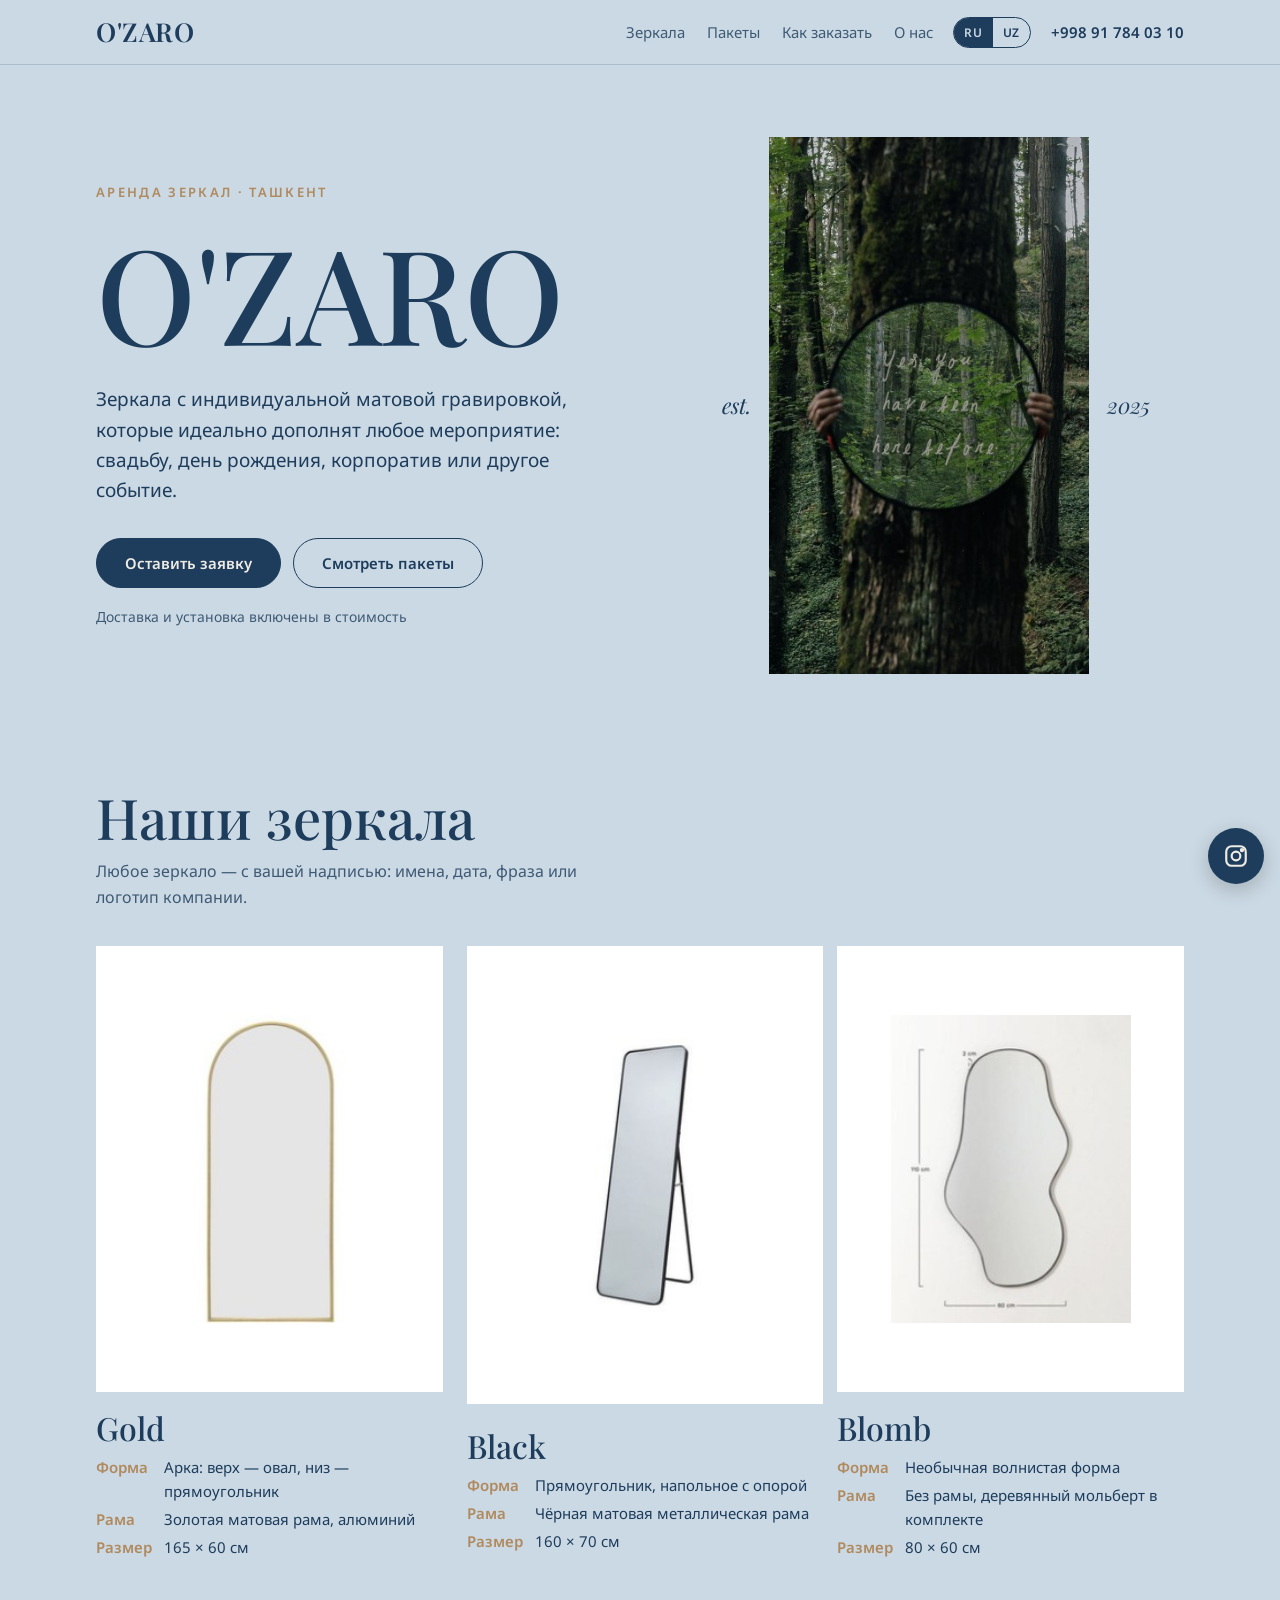
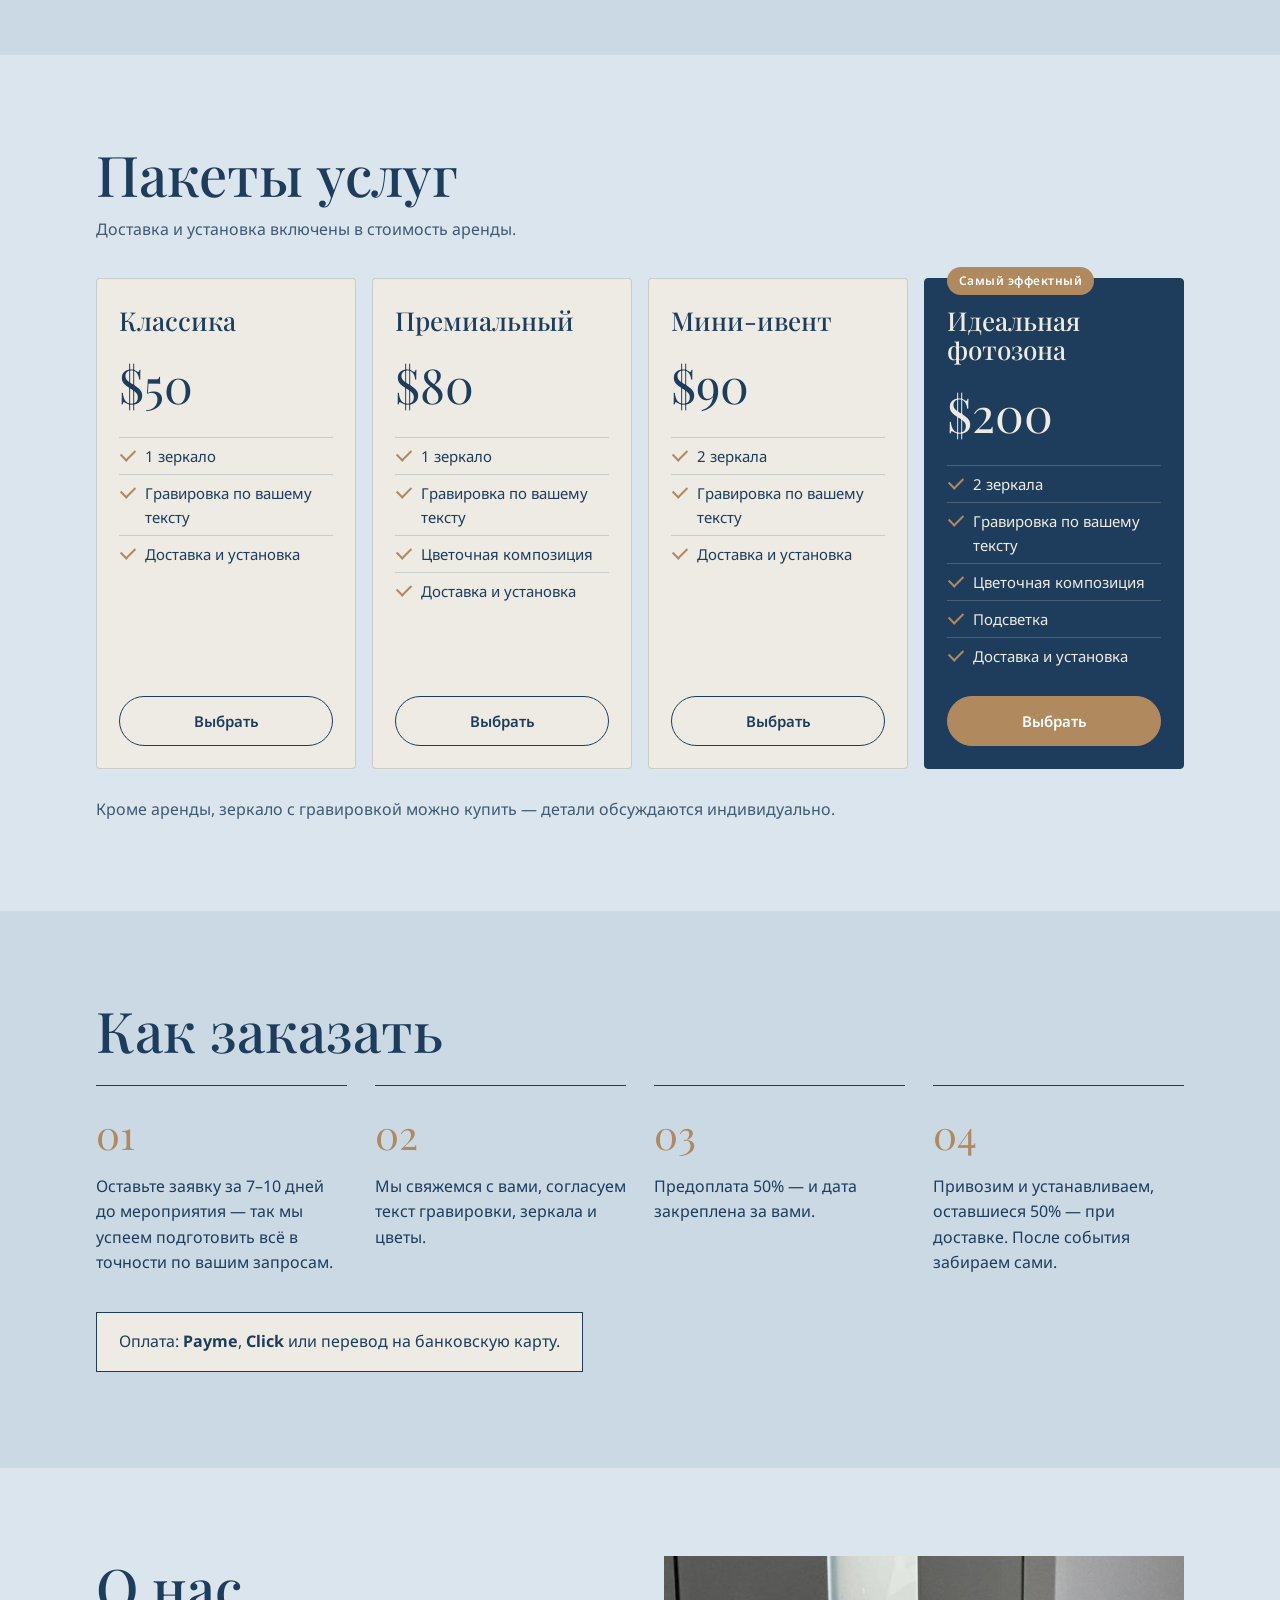
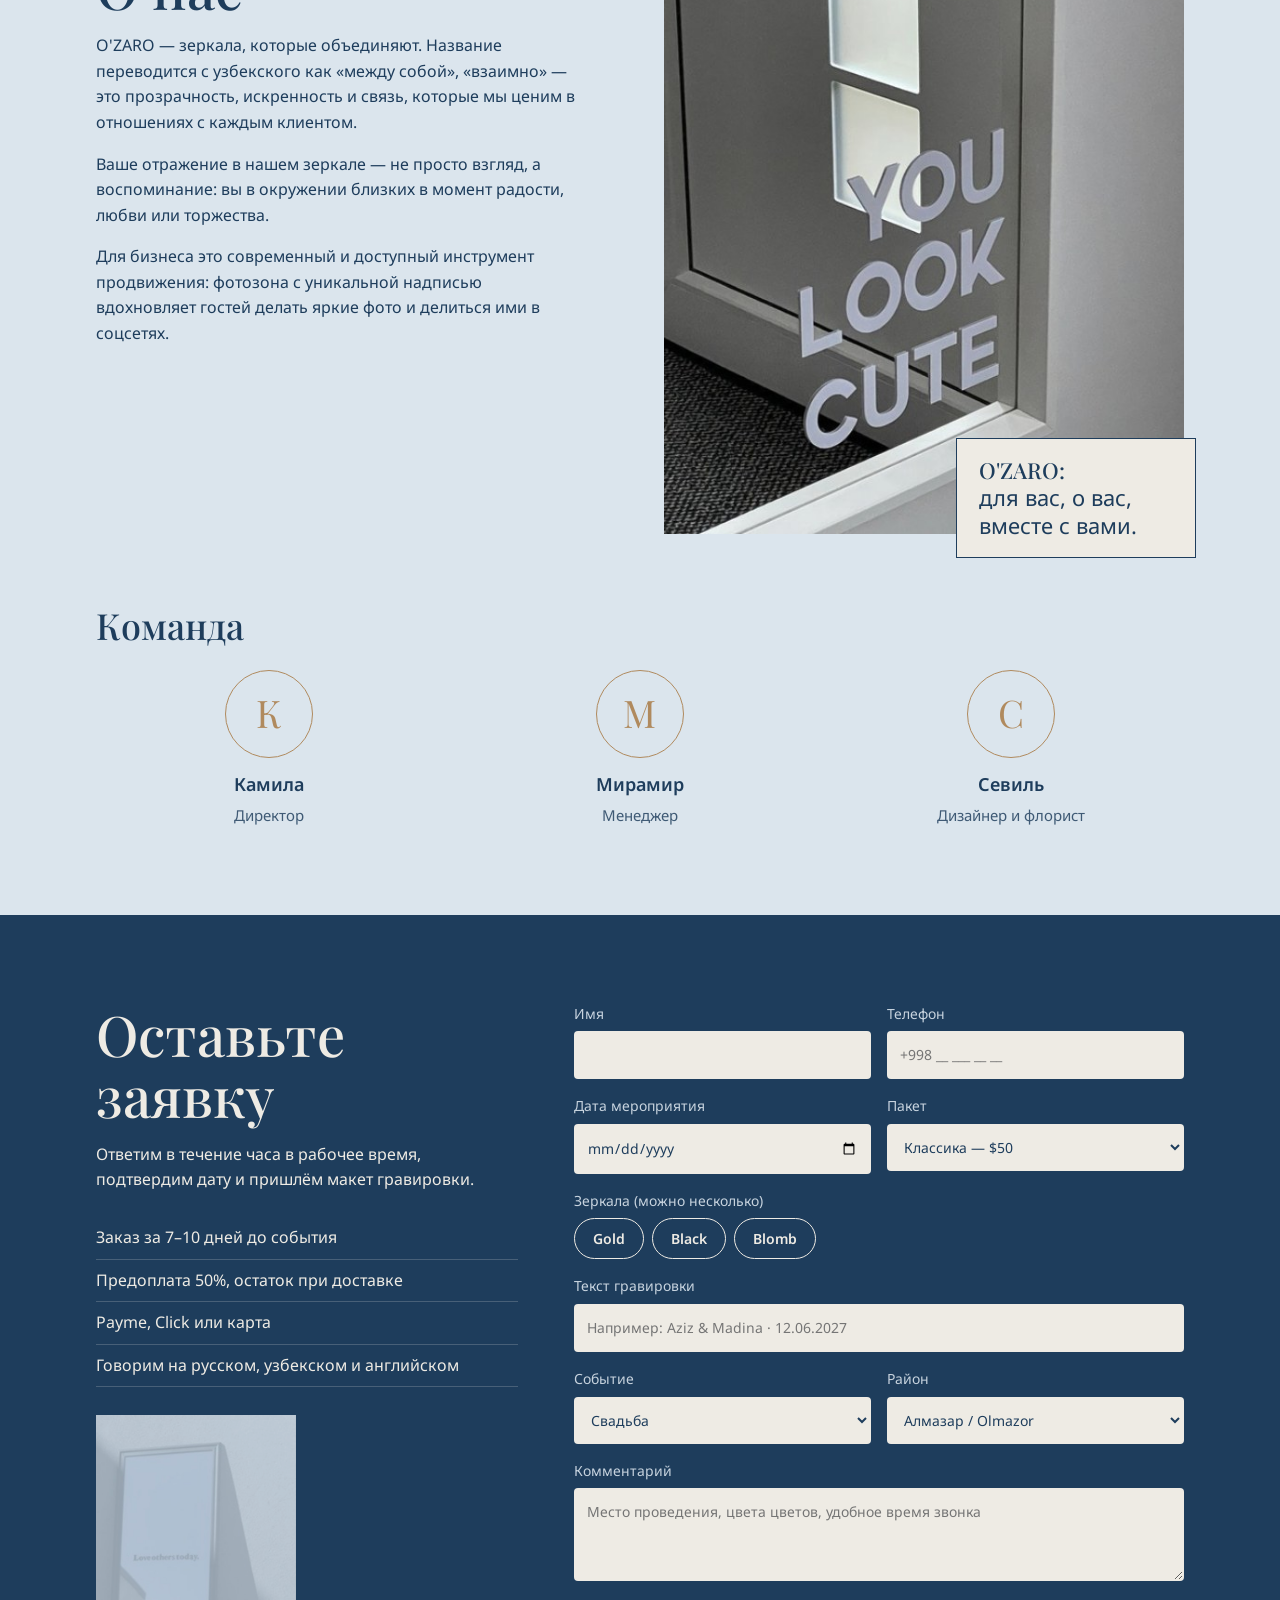
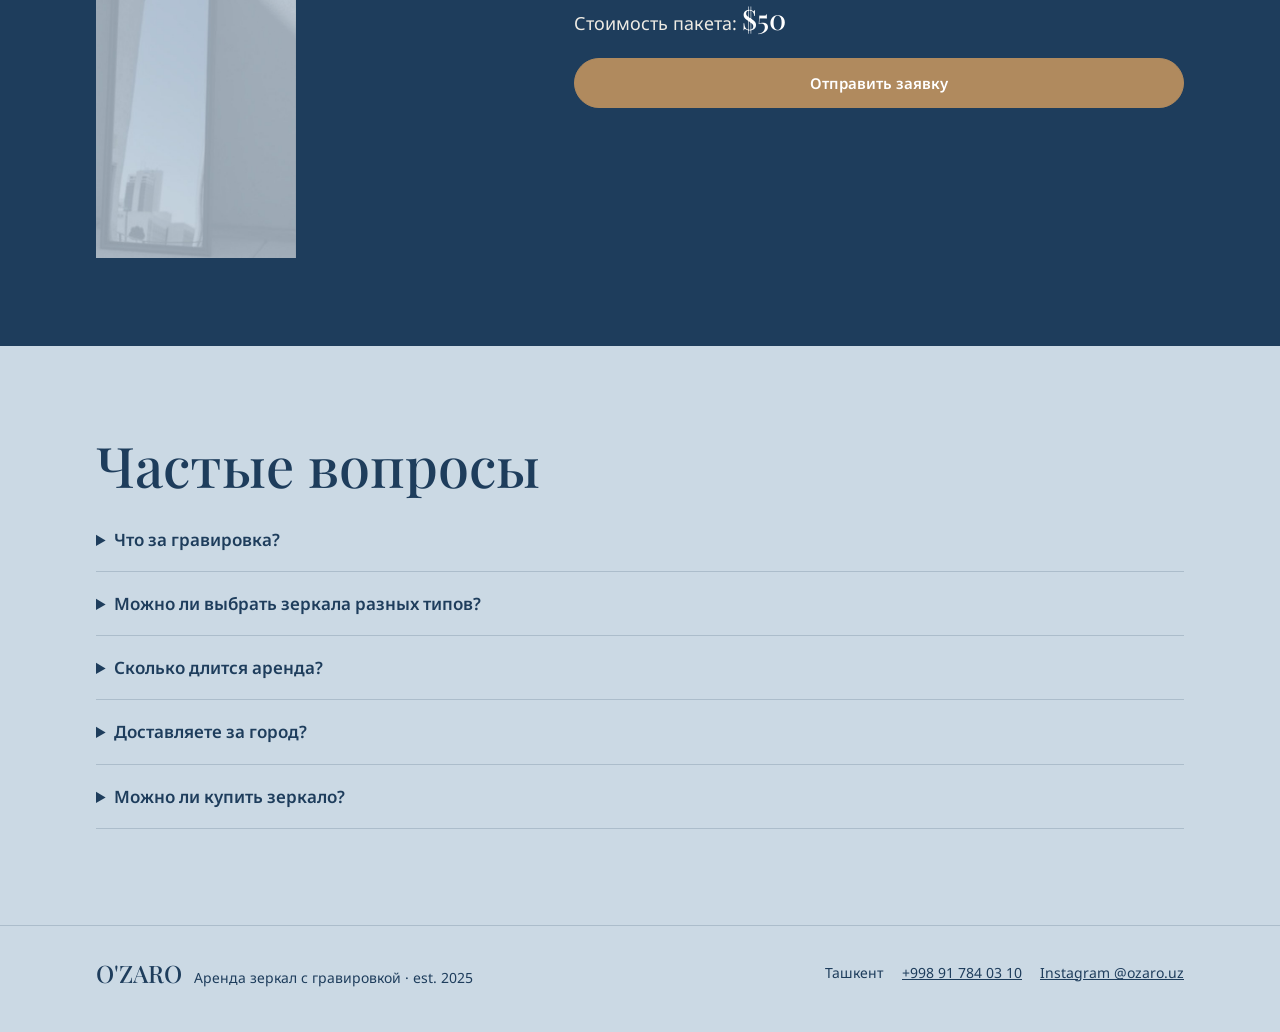
<file: site/index.html>
<!doctype html>
<html lang="ru">
<head>
  <meta charset="utf-8">
  <meta name="viewport" content="width=device-width, initial-scale=1">
  <title>O'ZARO — аренда зеркал с гравировкой в Ташкенте</title>
  <meta name="description" content="Аренда зеркал с индивидуальной матовой гравировкой для свадеб, праздников и корпоративов в Ташкенте. Доставка и установка включены.">
  <meta property="og:title" content="O'ZARO — аренда зеркал с гравировкой">
  <meta property="og:description" content="Зеркала с вашей надписью для свадьбы, дня рождения или корпоратива. Ташкент, доставка и установка включены.">
  <meta property="og:image" content="img/forest.jpg">
  <link rel="preconnect" href="https://fonts.googleapis.com">
  <link rel="preconnect" href="https://fonts.gstatic.com" crossorigin>
  <link href="https://fonts.googleapis.com/css2?family=Playfair+Display:ital,wght@0,400..700;1,400..700&family=Noto+Sans:wght@400;500;600;700&display=swap" rel="stylesheet">
  <link rel="stylesheet" href="styles.css">
  <script src="config.js"></script>
</head>
<body>
  <header class="top">
    <div class="wrap top-in">
      <a class="logo" href="#">O'ZARO</a>
      <nav>
        <a href="#mirrors" data-i18n="navMirrors"></a>
        <a href="#packages" data-i18n="navPackages"></a>
        <a href="#how" data-i18n="navHow"></a>
        <a href="#about" data-i18n="navAbout"></a>
      </nav>
      <div class="lang" role="group" aria-label="Язык / Til">
        <button data-lang="ru">RU</button><button data-lang="uz">UZ</button>
      </div>
      <a class="phone" data-bind="phoneLink"></a>
    </div>
  </header>

  <section class="hero">
    <div class="wrap hero-in">
      <div class="hero-text">
        <p class="kicker" data-i18n="kicker"></p>
        <h1>O'ZARO</h1>
        <p class="lead" data-i18n="heroLead"></p>
        <div class="cta-row">
          <a class="btn" href="#order" data-i18n="ctaOrder"></a>
          <a class="btn ghost" href="#packages" data-i18n="ctaPackages"></a>
        </div>
        <p class="note" data-i18n="heroNote"></p>
      </div>
      <figure class="hero-img">
        <span class="est">est.</span>
        <img src="img/forest.jpg" alt="" width="362" height="607">
        <span class="est" data-bind="established"></span>
      </figure>
    </div>
  </section>

  <section class="wrap sec" id="mirrors">
    <h2 data-i18n="mirrorsTitle"></h2>
    <p class="sub" data-i18n="mirrorsSub"></p>
    <div class="mirrors" id="mirrorList"></div>
  </section>

  <section class="sec band" id="packages">
    <div class="wrap">
      <h2 data-i18n="packagesTitle"></h2>
      <p class="sub" data-i18n="packagesSub"></p>
      <div class="packages" id="packageList"></div>
      <p class="buy" data-i18n="buyNote"></p>
    </div>
  </section>

  <section class="wrap sec" id="how">
    <h2 data-i18n="howTitle"></h2>
    <ol class="steps" id="steps"></ol>
    <div class="pay" data-i18n="payNote"></div>
  </section>

  <section class="sec band" id="about">
    <div class="wrap about">
      <div>
        <h2 data-i18n="aboutTitle"></h2>
        <p data-i18n="about1"></p>
        <p data-i18n="about2"></p>
        <p data-i18n="about3"></p>
      </div>
      <figure class="about-img">
        <img src="img/you-look-cute.jpg" alt="" loading="lazy" width="559" height="622">
        <figcaption><b>O'ZARO:</b> <span data-i18n="motto"></span></figcaption>
      </figure>
    </div>
    <div class="wrap">
      <h3 class="team-title" data-i18n="teamTitle"></h3>
      <div class="team" id="team"></div>
    </div>
  </section>

  <section class="order-sec" id="order">
    <div class="wrap order-in">
      <div>
        <h2 data-i18n="orderTitle"></h2>
        <p data-i18n="orderLead"></p>
        <ul class="order-facts" id="orderFacts"></ul>
        <img class="order-img" src="img/event-mirror.jpg" alt="" loading="lazy" width="474" height="1050">
      </div>
      <form id="form" novalidate>
        <label><span data-i18n="fName"></span><input name="name" autocomplete="name" required maxlength="60"></label>
        <label><span data-i18n="fPhone"></span><input name="phone" type="tel" autocomplete="tel" inputmode="tel" placeholder="+998 __ ___ __ __" required maxlength="20"></label>
        <label><span data-i18n="fDate"></span><input name="eventDate" type="date" required></label>
        <label><span data-i18n="fPackage"></span><select name="package" id="packageSel"></select></label>
        <label class="full"><span data-i18n="fMirrors"></span>
          <span class="chips" id="mirrorChips"></span>
        </label>
        <label class="full"><span data-i18n="fEngraving"></span><input name="engraving" maxlength="80" data-i18n-ph="fEngravingPh"></label>
        <label><span data-i18n="fEvent"></span><select name="eventType" id="eventSel"></select></label>
        <label><span data-i18n="fDistrict"></span><select name="district" id="districtSel"></select></label>
        <label class="full"><span data-i18n="fComment"></span><textarea name="comment" rows="3" maxlength="500" data-i18n-ph="fCommentPh"></textarea></label>
        <input name="website" class="hp" tabindex="-1" autocomplete="off" aria-hidden="true">
        <div class="total full" id="total"></div>
        <button class="btn full" type="submit" data-i18n="fSubmit"></button>
        <p class="status full" id="status" role="status"></p>
      </form>
    </div>
  </section>

  <section class="wrap sec" id="faq">
    <h2 data-i18n="faqTitle"></h2>
    <div id="faqList"></div>
  </section>

  <footer class="foot">
    <div class="wrap foot-in">
      <div class="foot-brand"><b>O'ZARO</b><span data-i18n="footerTag"></span></div>
      <div class="foot-links">
        <span data-bind="city"></span>
        <a data-bind="phoneLink"></a>
        <a data-bind="igLink" target="_blank" rel="noopener">Instagram @ozaro.uz</a>
      </div>
    </div>
  </footer>

  <a class="float-ig" data-bind="igLink" target="_blank" rel="noopener" aria-label="Instagram">
    <svg viewBox="0 0 24 24" width="26" height="26" fill="none" stroke="currentColor" stroke-width="2"><rect x="3" y="3" width="18" height="18" rx="5"/><circle cx="12" cy="12" r="4"/><circle cx="17.5" cy="6.5" r="1" fill="currentColor"/></svg>
  </a>

  <script src="i18n.js"></script>
  <script src="app.js"></script>
</body>
</html>
</file>
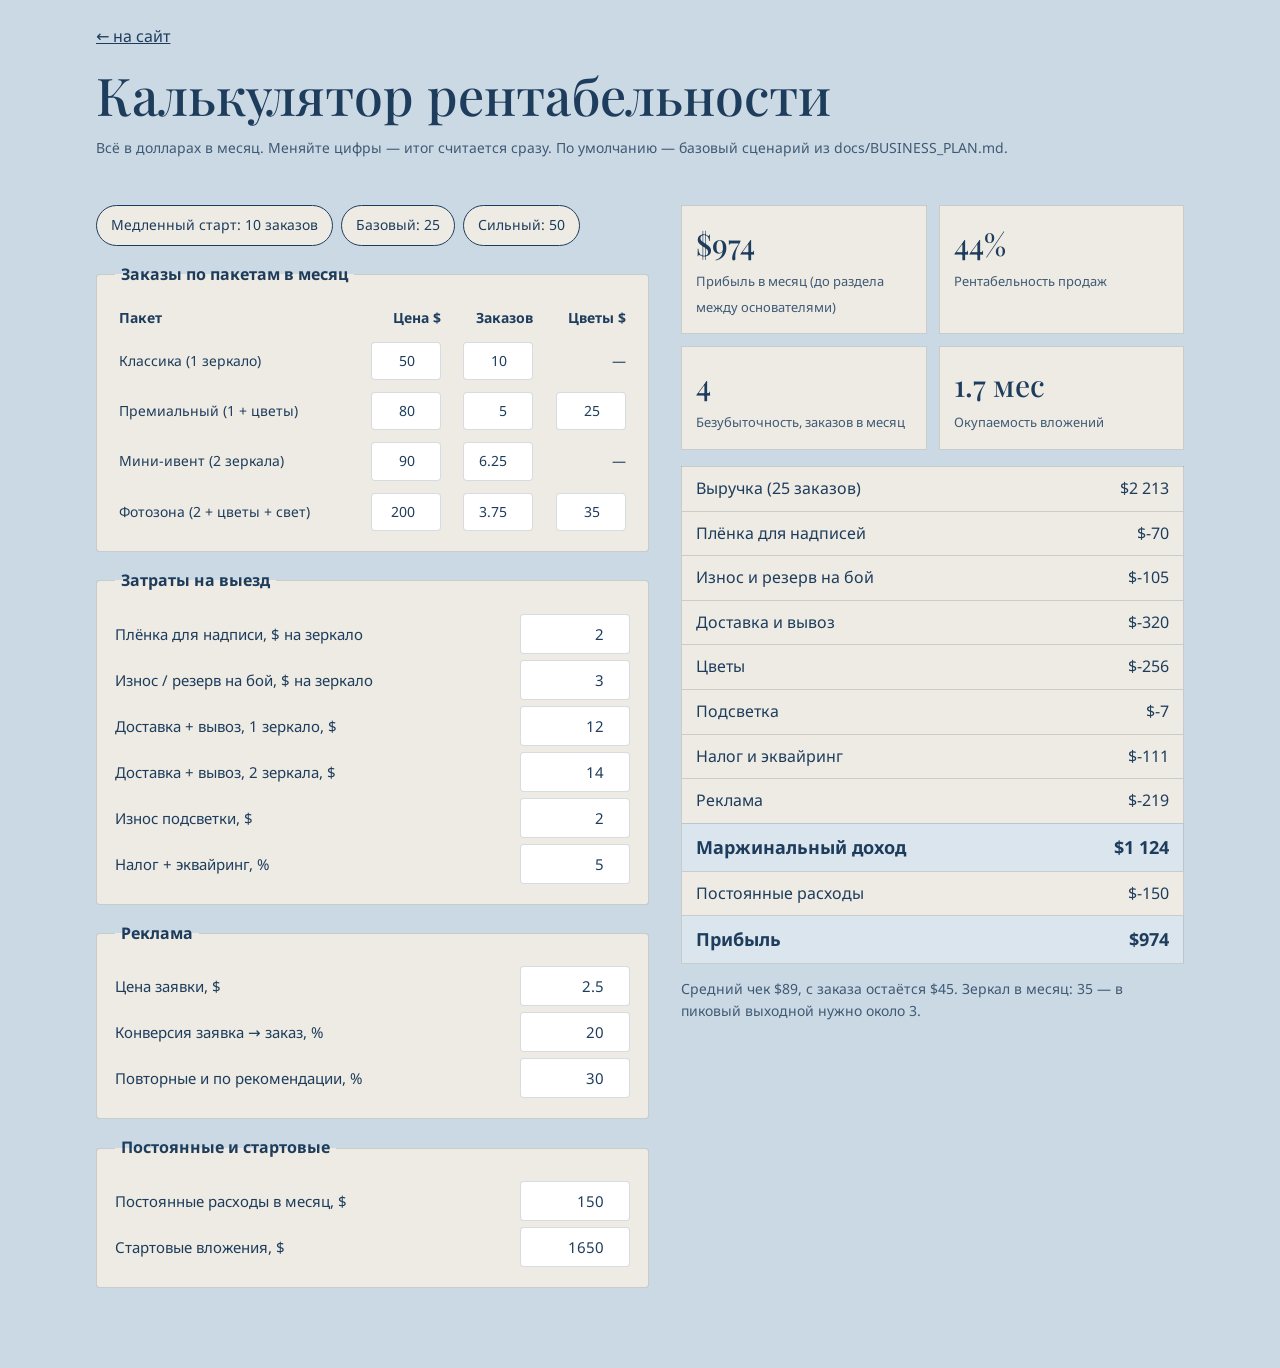
<file: site/calc.html>
<!doctype html>
<html lang="ru">
<head>
  <meta charset="utf-8">
  <meta name="viewport" content="width=device-width, initial-scale=1">
  <meta name="robots" content="noindex">
  <title>O'ZARO — калькулятор рентабельности</title>
  <link rel="preconnect" href="https://fonts.googleapis.com">
  <link rel="preconnect" href="https://fonts.gstatic.com" crossorigin>
  <link href="https://fonts.googleapis.com/css2?family=Playfair+Display:wght@400..700&family=Noto+Sans:wght@400;600;700&display=swap" rel="stylesheet">
  <link rel="stylesheet" href="styles.css">
  <style>
    .calc { display: grid; grid-template-columns: 1.1fr 1fr; gap: 32px; padding: 32px 0 64px; align-items: start; }
    @media (max-width: 900px) { .calc { grid-template-columns: 1fr; } }
    fieldset { border: 1px solid var(--line); border-radius: var(--radius); padding: 14px 18px; margin: 0 0 16px; background: var(--cream); }
    legend { font-weight: 700; padding: 0 6px; }
    .calc label { color: var(--ink); flex-direction: row; justify-content: space-between; align-items: center; gap: 12px; margin: 6px 0; font-size: 15px; }
    .calc input { width: 110px; border: 1px solid var(--line); background: var(--white); text-align: right; padding: 7px 10px; }
    .pk { width: 100%; border-collapse: collapse; font-size: 14px; }
    .pk th, .pk td { padding: 6px 4px; text-align: right; }
    .pk th:first-child, .pk td:first-child { text-align: left; }
    .pk input { width: 70px; }
    .out { position: sticky; top: 84px; }
    .out table.pl { width: 100%; border-collapse: collapse; background: var(--cream); border: 1px solid var(--line); }
    .out .pl td { padding: 9px 14px; border-bottom: 1px solid var(--line); }
    .out .pl td:last-child { text-align: right; font-variant-numeric: tabular-nums; white-space: nowrap; }
    .out .pl tr.total td { font-weight: 700; background: var(--bg-soft); }
    .kpis { display: grid; grid-template-columns: repeat(2, 1fr); gap: 12px; margin-bottom: 16px; }
    .kpi { background: var(--cream); border: 1px solid var(--line); padding: 14px; }
    .kpi b { display: block; font-family: var(--serif); font-size: 30px; font-weight: 500; font-variant-numeric: tabular-nums; }
    .kpi span { color: var(--ink-soft); font-size: 13px; }
    .neg { color: #b91c1c; }
    .scen { display: flex; gap: 8px; flex-wrap: wrap; margin-bottom: 16px; }
    .scen button { background: var(--cream); border: 1px solid var(--ink); border-radius: 999px; padding: 8px 14px; font: inherit; font-size: 14px; color: var(--ink); cursor: pointer; }
    .muted { color: var(--ink-soft); font-size: 14px; }
  </style>
</head>
<body>
  <div class="wrap">
    <p style="margin-top:24px"><a href="index.html">← на сайт</a></p>
    <h1 style="font-size:clamp(34px,5vw,52px);margin:8px 0">Калькулятор рентабельности</h1>
    <p class="muted">Всё в долларах в месяц. Меняйте цифры — итог считается сразу. По умолчанию — базовый сценарий из docs/BUSINESS_PLAN.md.</p>
    <div class="calc">
      <div>
        <div class="scen">
          <button data-total="10">Медленный старт: 10 заказов</button>
          <button data-total="25">Базовый: 25</button>
          <button data-total="50">Сильный: 50</button>
        </div>
        <fieldset><legend>Заказы по пакетам в месяц</legend>
          <table class="pk">
            <tr><th>Пакет</th><th>Цена $</th><th>Заказов</th><th>Цветы $</th></tr>
            <tr><td>Классика (1 зеркало)</td><td><input id="p_classic" type="number" value="50"></td><td><input id="n_classic" type="number" value="10"></td><td>—</td></tr>
            <tr><td>Премиальный (1 + цветы)</td><td><input id="p_premium" type="number" value="80"></td><td><input id="n_premium" type="number" value="5"></td><td><input id="f_premium" type="number" value="25"></td></tr>
            <tr><td>Мини-ивент (2 зеркала)</td><td><input id="p_mini" type="number" value="90"></td><td><input id="n_mini" type="number" value="6.25" step="0.25"></td><td>—</td></tr>
            <tr><td>Фотозона (2 + цветы + свет)</td><td><input id="p_photo" type="number" value="200"></td><td><input id="n_photo" type="number" value="3.75" step="0.25"></td><td><input id="f_photo" type="number" value="35"></td></tr>
          </table>
        </fieldset>
        <fieldset><legend>Затраты на выезд</legend>
          <label>Плёнка для надписи, $ на зеркало <input id="vinyl" type="number" value="2"></label>
          <label>Износ / резерв на бой, $ на зеркало <input id="wear" type="number" value="3"></label>
          <label>Доставка + вывоз, 1 зеркало, $ <input id="dl1" type="number" value="12"></label>
          <label>Доставка + вывоз, 2 зеркала, $ <input id="dl2" type="number" value="14"></label>
          <label>Износ подсветки, $ <input id="light" type="number" value="2"></label>
          <label>Налог + эквайринг, % <input id="tax" type="number" value="5"></label>
        </fieldset>
        <fieldset><legend>Реклама</legend>
          <label>Цена заявки, $ <input id="cpl" type="number" value="2.5" step="0.5"></label>
          <label>Конверсия заявка → заказ, % <input id="conv" type="number" value="20"></label>
          <label>Повторные и по рекомендации, % <input id="repeat" type="number" value="30"></label>
        </fieldset>
        <fieldset><legend>Постоянные и стартовые</legend>
          <label>Постоянные расходы в месяц, $ <input id="fixed" type="number" value="150"></label>
          <label>Стартовые вложения, $ <input id="capex" type="number" value="1650"></label>
        </fieldset>
      </div>
      <div class="out">
        <div class="kpis">
          <div class="kpi"><b id="kProfit"></b><span>Прибыль в месяц (до раздела между основателями)</span></div>
          <div class="kpi"><b id="kMargin"></b><span>Рентабельность продаж</span></div>
          <div class="kpi"><b id="kBE"></b><span>Безубыточность, заказов в месяц</span></div>
          <div class="kpi"><b id="kPayback"></b><span>Окупаемость вложений</span></div>
        </div>
        <table class="pl" id="pl"></table>
        <p class="muted" id="note"></p>
      </div>
    </div>
  </div>
  <script>
    const v = (id) => Number(document.getElementById(id).value) || 0;
    const f = (n) => "$" + Math.round(n).toLocaleString("ru-RU");
    const PK = [
      { k: "classic", m: 1, fl: null, li: 0 },
      { k: "premium", m: 1, fl: "f_premium", li: 0 },
      { k: "mini", m: 2, fl: null, li: 0 },
      { k: "photo", m: 2, fl: "f_photo", li: 1 },
    ];
    function calc() {
      let orders = 0, rev = 0, vinyl = 0, wear = 0, dl = 0, flowers = 0, light = 0, mirrors = 0;
      PK.forEach((p) => {
        const n = v("n_" + p.k);
        orders += n; rev += n * v("p_" + p.k); mirrors += n * p.m;
        vinyl += n * p.m * v("vinyl"); wear += n * p.m * v("wear");
        dl += n * (p.m === 1 ? v("dl1") : v("dl2"));
        if (p.fl) flowers += n * v(p.fl);
        light += n * p.li * v("light");
      });
      const tax = rev * v("tax") / 100;
      const ads = v("conv") > 0 ? orders * (1 - v("repeat") / 100) / (v("conv") / 100) * v("cpl") : 0;
      const varCost = vinyl + wear + dl + flowers + light + tax + ads;
      const profit = rev - varCost - v("fixed");
      const per = orders ? (rev - varCost) / orders : 0;
      const be = per > 0 ? Math.ceil(v("fixed") / per) : Infinity;
      const rows = [
        ["Выручка (" + Math.round(orders) + " заказов)", rev], ["Плёнка для надписей", -vinyl], ["Износ и резерв на бой", -wear],
        ["Доставка и вывоз", -dl], ["Цветы", -flowers], ["Подсветка", -light], ["Налог и эквайринг", -tax],
        ["Реклама", -ads], ["Маржинальный доход", rev - varCost], ["Постоянные расходы", -v("fixed")], ["Прибыль", profit],
      ];
      document.getElementById("pl").innerHTML = rows.map(([k, n]) =>
        `<tr class="${k === "Прибыль" || k === "Маржинальный доход" ? "total" : ""}"><td>${k}</td><td>${f(n)}</td></tr>`).join("");
      const kp = document.getElementById("kProfit");
      kp.textContent = f(profit); kp.className = profit < 0 ? "neg" : "";
      document.getElementById("kMargin").textContent = rev ? (profit / rev * 100).toFixed(0) + "%" : "—";
      document.getElementById("kBE").textContent = isFinite(be) ? be : "∞";
      document.getElementById("kPayback").textContent = profit > 0 ? (v("capex") / profit).toFixed(1) + " мес" : "не окупается";
      document.getElementById("note").textContent =
        `Средний чек ${f(orders ? rev / orders : 0)}, с заказа остаётся ${f(per)}. Зеркал в месяц: ${Math.round(mirrors)} — в пиковый выходной нужно около ${Math.ceil(mirrors / 13)}.`;
    }
    document.querySelectorAll("input").forEach((i) => i.addEventListener("input", calc));
    document.querySelectorAll("[data-total]").forEach((b) => b.addEventListener("click", () => {
      const t = Number(b.dataset.total);
      [["classic", .4], ["premium", .2], ["mini", .25], ["photo", .15]].forEach(([k, s]) => (document.getElementById("n_" + k).value = +(t * s).toFixed(2)));
      calc();
    }));
    calc();
  </script>
</body>
</html>
</file>
<file: site/styles.css>
:root {
  --bg: #cbd9e4;
  --bg-soft: #dbe5ed;
  --ink: #1e3d5c;
  --ink-soft: #3f5a75;
  --gold: #b08a5e;
  --cream: #eeebe4;
  --white: #ffffff;
  --line: rgba(30, 61, 92, 0.18);
  --radius: 4px;
  --serif: "Playfair Display", "Didot", Georgia, serif;
  --sans: "Noto Sans", system-ui, -apple-system, "Segoe UI", Roboto, sans-serif;
}
* { box-sizing: border-box; }
html { scroll-behavior: smooth; }
body { margin: 0; background: var(--bg); color: var(--ink); font: 16px/1.6 var(--sans); }
a { color: inherit; }
img { max-width: 100%; height: auto; display: block; }
h1, h2, h3 { font-family: var(--serif); font-weight: 500; line-height: 1.1; margin: 0; }
h2 { font-size: clamp(34px, 5vw, 56px); margin-bottom: 12px; }
.wrap { max-width: 1120px; margin: 0 auto; padding: 0 16px; }
.sec { padding-top: 88px; padding-bottom: 8px; }
.band { background: var(--bg-soft); padding-bottom: 88px; margin-top: 88px; }
.sub { color: var(--ink-soft); max-width: 60ch; margin: 0 0 36px; }

/* header */
.top { position: sticky; top: 0; z-index: 10; background: rgba(203, 217, 228, 0.92); backdrop-filter: blur(8px); border-bottom: 1px solid var(--line); }
.top-in { display: flex; align-items: center; gap: 20px; height: 64px; }
.logo { font-family: var(--serif); font-size: 26px; font-weight: 600; text-decoration: none; letter-spacing: 0.02em; }
.top nav { display: flex; gap: 22px; margin-left: auto; }
.top nav a { text-decoration: none; color: var(--ink-soft); font-size: 15px; }
.top nav a:hover { color: var(--ink); }
.lang { display: flex; border: 1px solid var(--ink); border-radius: 999px; overflow: hidden; }
.lang button { font: 600 12px var(--sans); letter-spacing: 0.06em; padding: 6px 10px; border: 0; background: transparent; color: var(--ink); cursor: pointer; }
.lang button.on { background: var(--ink); color: var(--bg); }
.phone { font-weight: 600; text-decoration: none; white-space: nowrap; font-size: 15px; }
@media (max-width: 860px) { .top nav { display: none; } .lang { margin-left: auto; } }
@media (max-width: 420px) { .phone { display: none; } }

/* hero */
.hero { padding: 72px 0 24px; }
.hero-in { display: grid; grid-template-columns: 1.1fr 1fr; gap: 48px; align-items: center; }
.kicker { text-transform: uppercase; letter-spacing: 0.18em; font-size: 13px; font-weight: 600; color: var(--gold); margin: 0 0 16px; }
.hero h1 { font-size: clamp(64px, 12vw, 132px); letter-spacing: -0.01em; margin-bottom: 20px; }
.lead { font-size: 19px; max-width: 46ch; margin: 0 0 32px; }
.note { color: var(--ink-soft); font-size: 14px; margin: 18px 0 0; }
.cta-row { display: flex; gap: 12px; flex-wrap: wrap; }
.hero-img { margin: 0; display: grid; grid-template-columns: auto minmax(0, 320px) auto; align-items: center; gap: 18px; justify-content: center; }
.hero-img img { width: 100%; aspect-ratio: 362 / 607; object-fit: cover; }
.est { font-family: var(--serif); font-style: italic; font-size: 22px; }
@media (max-width: 820px) {
  .hero { padding-top: 40px; }
  .hero-in { grid-template-columns: 1fr; gap: 32px; }
  .hero-img { grid-template-columns: auto minmax(0, 220px) auto; }
}

.btn { display: inline-block; background: var(--ink); color: var(--cream); border: 1px solid var(--ink); border-radius: 999px; padding: 14px 28px; font: 600 15px var(--sans); text-decoration: none; cursor: pointer; text-align: center; transition: background .15s, color .15s; }
.btn:hover { background: #142c44; }
.btn.ghost { background: transparent; color: var(--ink); }
.btn.ghost:hover { background: var(--ink); color: var(--cream); }
.btn[disabled] { opacity: 0.6; cursor: wait; }

/* mirrors */
.mirrors { display: grid; grid-template-columns: repeat(3, 1fr); gap: 24px; }
@media (max-width: 900px) { .mirrors { grid-template-columns: 1fr; } }
.mirror { display: grid; grid-template-columns: 1fr; gap: 18px; }
@media (max-width: 900px) { .mirror { grid-template-columns: 140px 1fr; align-items: center; } }
.mirror-img { background: var(--white); aspect-ratio: 217 / 279; display: grid; place-items: center; }
.mirror-img img { width: 100%; max-width: 240px; height: 100%; object-fit: contain; }
.mirror h3 { font-size: 32px; margin-bottom: 10px; }
.mirror dl { margin: 0; display: grid; grid-template-columns: auto 1fr; gap: 4px 12px; font-size: 15px; }
.mirror dt { color: var(--gold); font-weight: 600; }
.mirror dd { margin: 0; }

/* packages */
.packages { display: grid; grid-template-columns: repeat(4, 1fr); gap: 16px; }
@media (max-width: 980px) { .packages { grid-template-columns: repeat(2, 1fr); } }
@media (max-width: 560px) { .packages { grid-template-columns: 1fr; } }
.pkg { position: relative; background: var(--cream); border: 1px solid var(--line); border-radius: var(--radius); padding: 28px 22px 22px; display: flex; flex-direction: column; }
.pkg.featured { background: var(--ink); color: var(--cream); border-color: var(--ink); }
.pkg h3 { font-size: 26px; }
.pkg .price { font-family: var(--serif); font-size: 48px; margin: 10px 0 14px; }
.pkg ul { list-style: none; padding: 0; margin: 0 0 22px; flex: 1; font-size: 15px; }
.pkg li { padding: 6px 0 6px 26px; position: relative; border-top: 1px solid var(--line); }
.pkg.featured li { border-color: rgba(238, 235, 228, 0.2); }
.pkg li::before { content: ""; position: absolute; left: 2px; top: 11px; width: 12px; height: 7px; border-left: 2px solid var(--gold); border-bottom: 2px solid var(--gold); transform: rotate(-45deg); }
.pkg.featured .btn { background: var(--gold); border-color: var(--gold); color: var(--white); }
.badge { position: absolute; top: -12px; left: 22px; background: var(--gold); color: var(--white); font-size: 12px; font-weight: 600; padding: 4px 12px; border-radius: 999px; letter-spacing: 0.04em; }
.buy { margin: 28px 0 0; color: var(--ink-soft); }

/* steps */
.steps { list-style: none; padding: 0; margin: 24px 0 0; display: grid; grid-template-columns: repeat(4, 1fr); gap: 28px; counter-reset: s; }
@media (max-width: 900px) { .steps { grid-template-columns: 1fr 1fr; } }
@media (max-width: 520px) { .steps { grid-template-columns: 1fr; } }
.steps li { counter-increment: s; border-top: 1px solid var(--ink); padding-top: 16px; }
.steps li::before { content: "0" counter(s); display: block; font-family: var(--serif); font-size: 40px; color: var(--gold); margin-bottom: 8px; }
.pay { margin-top: 36px; display: inline-block; background: var(--cream); border: 1px solid var(--ink); padding: 16px 22px; }

/* about */
.about { display: grid; grid-template-columns: 1fr 1fr; gap: 48px; align-items: start; }
@media (max-width: 820px) { .about { grid-template-columns: 1fr; } }
.about p { max-width: 54ch; }
.about-img { margin: 0; position: relative; }
.about-img figcaption { position: absolute; right: -12px; bottom: -24px; background: var(--cream); border: 1px solid var(--ink); padding: 18px 22px; font-size: 22px; max-width: 240px; line-height: 1.25; }
.about-img figcaption b { font-family: var(--serif); font-weight: 500; display: block; }
@media (max-width: 820px) { .about-img figcaption { position: static; max-width: none; margin-top: -1px; } }
.team-title { font-size: 36px; margin: 72px 0 24px; }
.team { display: grid; grid-template-columns: repeat(3, 1fr); gap: 24px; }
@media (max-width: 560px) { .team { grid-template-columns: 1fr; } }
.member { display: flex; flex-direction: column; align-items: center; text-align: center; gap: 4px; }
.avatar { width: 88px; height: 88px; border-radius: 50%; border: 1.5px solid var(--gold); display: grid; place-items: center; font-family: var(--serif); font-size: 38px; color: var(--gold); margin-bottom: 8px; }
.member b { font-weight: 600; font-size: 18px; }
.member span:last-child { color: var(--ink-soft); font-size: 15px; }

/* order */
.order-sec { background: var(--ink); color: var(--cream); padding: 88px 0; }
.order-sec h2 { color: var(--cream); }
.order-in { display: grid; grid-template-columns: 0.9fr 1.3fr; gap: 56px; }
@media (max-width: 860px) { .order-in { grid-template-columns: 1fr; } .order-img { display: none; } }
.order-facts { list-style: none; padding: 0; margin: 24px 0; }
.order-facts li { padding: 8px 0; border-bottom: 1px solid rgba(238, 235, 228, 0.2); }
.order-img { max-width: 200px; margin-top: 28px; opacity: 0.9; }
form { display: grid; grid-template-columns: 1fr 1fr; gap: 16px; align-content: start; }
form .full { grid-column: 1 / -1; }
@media (max-width: 520px) { form { grid-template-columns: 1fr; } }
label { display: flex; flex-direction: column; gap: 6px; font-size: 14px; color: #c7d3de; }
input, select, textarea { font: inherit; color: var(--ink); background: var(--cream); border: 1.5px solid transparent; border-radius: var(--radius); padding: 12px; width: 100%; }
input:focus, select:focus, textarea:focus { outline: none; border-color: var(--gold); }
input.bad { border-color: #f87171; }
.chips { display: flex; gap: 8px; flex-wrap: wrap; }
.chip { font: 600 14px var(--sans); padding: 10px 18px; border-radius: 999px; border: 1.5px solid var(--cream); background: transparent; color: var(--cream); cursor: pointer; }
.chip.on { background: var(--gold); border-color: var(--gold); color: var(--white); }
.hp { position: absolute; left: -9999px; width: 1px; height: 1px; }
.total { font-size: 18px; }
.total b { font-family: var(--serif); font-size: 28px; font-weight: 500; color: var(--white); }
form .btn { background: var(--gold); border-color: var(--gold); color: var(--white); }
.status { margin: 0; min-height: 1.5em; }
.status.ok { color: #a7f3d0; }
.status.err { color: #fecaca; }

/* faq */
#faqList details { border-bottom: 1px solid var(--line); padding: 18px 0; }
#faqList summary { cursor: pointer; font-weight: 600; font-size: 17px; }
#faqList p { color: var(--ink-soft); margin: 10px 0 0; max-width: 70ch; }

.foot { margin-top: 88px; border-top: 1px solid var(--line); padding: 28px 0 40px; font-size: 14px; }
.foot-in { display: flex; justify-content: space-between; gap: 16px; flex-wrap: wrap; align-items: center; }
.foot-brand { display: flex; gap: 12px; align-items: baseline; }
.foot-brand b { font-family: var(--serif); font-size: 24px; font-weight: 500; }
.foot-links { display: flex; gap: 18px; flex-wrap: wrap; }
.float-ig { position: fixed; right: 16px; bottom: 16px; width: 56px; height: 56px; border-radius: 50%; background: var(--ink); color: var(--cream); display: grid; place-items: center; box-shadow: 0 6px 20px rgba(0,0,0,.2); }
</file>
